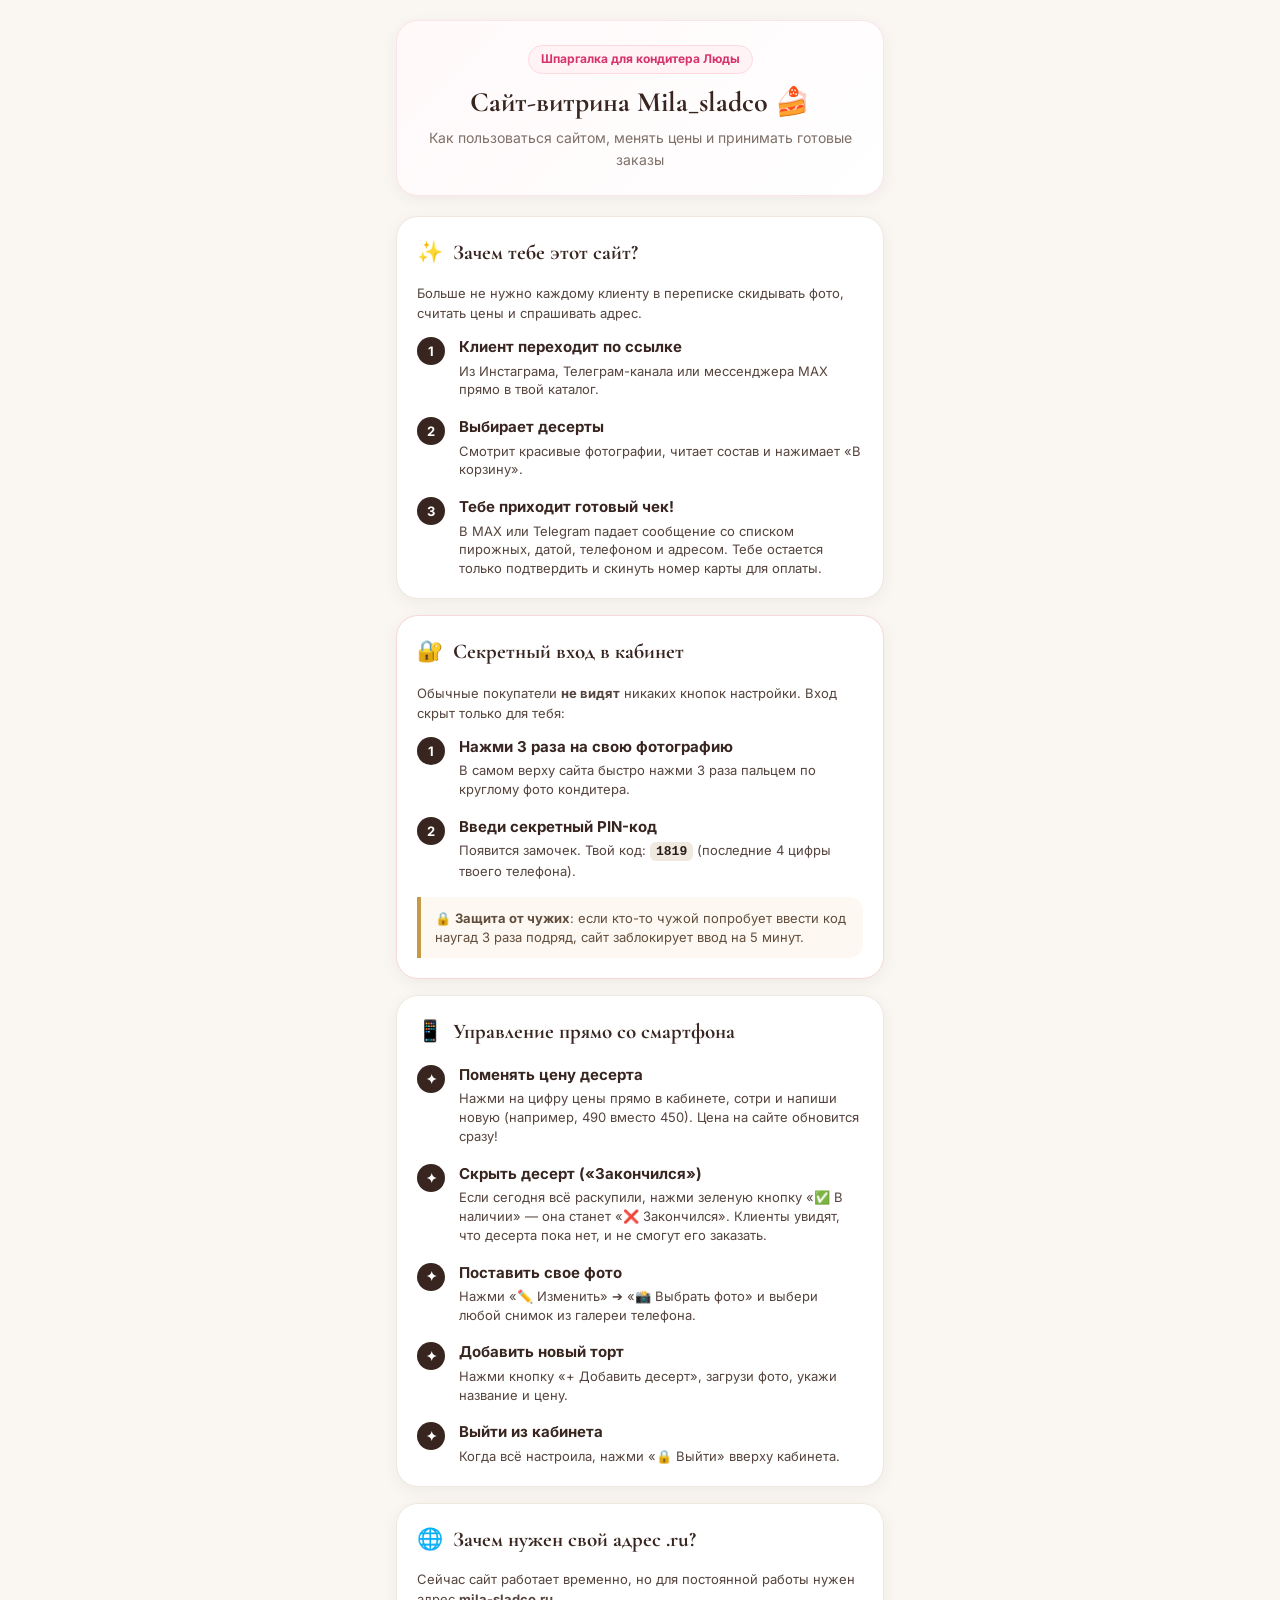
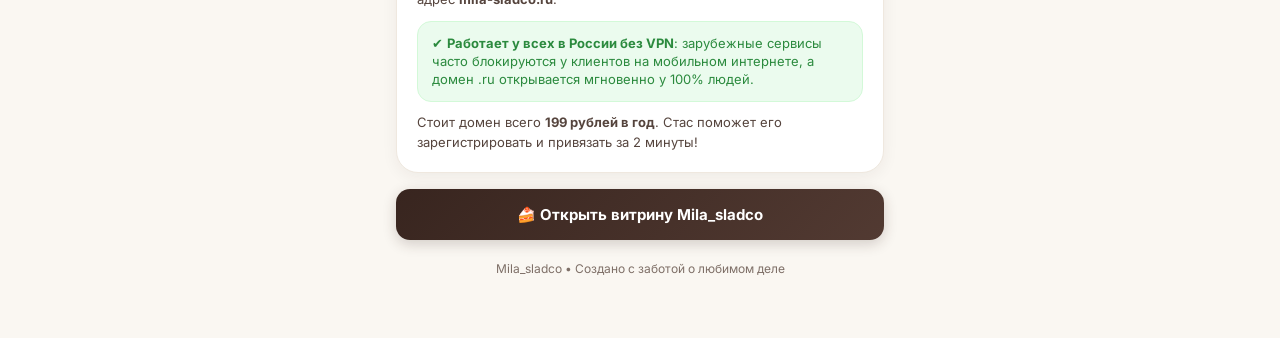
<file: guide.html>
<!DOCTYPE html>
<html lang="ru">
<head>
  <meta charset="UTF-8" />
  <meta name="viewport" content="width=device-width, initial-scale=1.0, maximum-scale=1.0, user-scalable=no" />
  <title>Памятка для Люды — Витрина кондитерской Mila_sladco</title>
  <link rel="preconnect" href="https://fonts.googleapis.com">
  <link rel="preconnect" href="https://fonts.gstatic.com" crossorigin>
  <link href="https://fonts.googleapis.com/css2?family=Cormorant+Garamond:wght@600;700&family=Inter:wght@400;500;600;700&display=swap" rel="stylesheet">
  <style>
    :root {
      --bg-page: #FAF7F2;
      --bg-card: #FFFFFF;
      --color-primary: #38251F;
      --color-gold: #C59A47;
      --color-rose: #E88B97;
      --color-rose-bg: #FFF3F5;
      --color-muted: #7E6F67;
      --border-color: #EFE8DF;
      --shadow-sm: 0 4px 16px rgba(56, 37, 31, 0.06);
      --shadow-md: 0 8px 24px rgba(56, 37, 31, 0.1);
      --radius-sm: 14px;
      --radius-md: 22px;
      --radius-full: 9999px;
    }

    * {
      box-sizing: border-box;
      margin: 0;
      padding: 0;
      -webkit-tap-highlight-color: transparent;
    }

    body {
      font-family: 'Inter', -apple-system, sans-serif;
      background-color: var(--bg-page);
      color: var(--color-primary);
      line-height: 1.55;
      padding: 20px 16px 60px;
      max-width: 520px;
      margin: 0 auto;
    }

    .header-card {
      background: linear-gradient(135deg, #FFF9FA 0%, #FFFFFF 100%);
      border: 1px solid #FCE4E8;
      border-radius: var(--radius-md);
      padding: 24px 20px;
      text-align: center;
      box-shadow: var(--shadow-sm);
      margin-bottom: 20px;
      position: relative;
      overflow: hidden;
    }

    .badge-top {
      display: inline-block;
      background: var(--color-rose-bg);
      color: #D6336C;
      font-size: 12px;
      font-weight: 700;
      padding: 4px 12px;
      border-radius: var(--radius-full);
      margin-bottom: 12px;
      border: 1px solid #FFD8E0;
    }

    .title {
      font-family: 'Cormorant Garamond', Georgia, serif;
      font-size: 28px;
      font-weight: 700;
      color: var(--color-primary);
      margin-bottom: 8px;
      line-height: 1.2;
    }

    .subtitle {
      font-size: 14px;
      color: var(--color-muted);
    }

    .section-card {
      background: var(--bg-card);
      border: 1px solid var(--border-color);
      border-radius: var(--radius-md);
      padding: 20px;
      margin-bottom: 16px;
      box-shadow: var(--shadow-sm);
    }

    .section-title {
      font-family: 'Cormorant Garamond', Georgia, serif;
      font-size: 21px;
      font-weight: 700;
      color: var(--color-primary);
      display: flex;
      align-items: center;
      gap: 10px;
      margin-bottom: 14px;
    }

    .step-item {
      display: flex;
      gap: 14px;
      margin-bottom: 16px;
    }
    .step-item:last-child {
      margin-bottom: 0;
    }

    .step-num {
      width: 28px;
      height: 28px;
      background: var(--color-primary);
      color: #FFFFFF;
      border-radius: 50%;
      font-size: 13px;
      font-weight: 700;
      display: flex;
      align-items: center;
      justify-content: center;
      flex-shrink: 0;
      margin-top: 2px;
    }

    .step-content h4 {
      font-size: 15px;
      font-weight: 700;
      margin-bottom: 3px;
    }

    .step-content p {
      font-size: 13px;
      color: #55443D;
      line-height: 1.45;
    }

    .tip-box {
      background: #FDF9F2;
      border-left: 4px solid var(--color-gold);
      border-radius: 0 var(--radius-sm) var(--radius-sm) 0;
      padding: 12px 14px;
      font-size: 13px;
      color: #614D3C;
      margin-top: 14px;
      line-height: 1.45;
    }

    .alert-box {
      background: #FFF5F5;
      border: 1px solid #FFE3E3;
      border-radius: var(--radius-sm);
      padding: 12px 14px;
      font-size: 13px;
      color: #C92A2A;
      margin-top: 12px;
      line-height: 1.4;
    }

    .btn-action {
      display: block;
      width: 100%;
      background: linear-gradient(135deg, #38251F 0%, #523A32 100%);
      color: #FFFFFF;
      text-decoration: none;
      text-align: center;
      padding: 14px;
      border-radius: var(--radius-sm);
      font-weight: 700;
      font-size: 15px;
      margin-top: 16px;
      box-shadow: 0 4px 14px rgba(56, 37, 31, 0.2);
    }

    .code-pill {
      background: #EFE9E0;
      padding: 2px 6px;
      border-radius: 6px;
      font-family: monospace;
      font-weight: 700;
      color: #2C1D18;
    }
  </style>
</head>
<body>

  <!-- Заголовок -->
  <header class="header-card">
    <div class="badge-top">Шпаргалка для кондитера Люды</div>
    <h1 class="title">Сайт-витрина Mila_sladco 🍰</h1>
    <p class="subtitle">Как пользоваться сайтом, менять цены и принимать готовые заказы</p>
  </header>

  <!-- Блок 1: Зачем нужен сайт -->
  <section class="section-card">
    <h2 class="section-title"><span>✨</span> Зачем тебе этот сайт?</h2>
    <p style="font-size: 13px; color: #55443D; margin-bottom: 12px;">
      Больше не нужно каждому клиенту в переписке скидывать фото, считать цены и спрашивать адрес.
    </p>
    <div class="step-item">
      <div class="step-num">1</div>
      <div class="step-content">
        <h4>Клиент переходит по ссылке</h4>
        <p>Из Инстаграма, Телеграм-канала или мессенджера MAX прямо в твой каталог.</p>
      </div>
    </div>
    <div class="step-item">
      <div class="step-num">2</div>
      <div class="step-content">
        <h4>Выбирает десерты</h4>
        <p>Смотрит красивые фотографии, читает состав и нажимает «В корзину».</p>
      </div>
    </div>
    <div class="step-item">
      <div class="step-num">3</div>
      <div class="step-content">
        <h4>Тебе приходит готовый чек!</h4>
        <p>В MAX или Telegram падает сообщение со списком пирожных, датой, телефоном и адресом. Тебе остается только подтвердить и скинуть номер карты для оплаты.</p>
      </div>
    </div>
  </section>

  <!-- Блок 2: Секретный вход -->
  <section class="section-card" style="border-color: #F8D7DA;">
    <h2 class="section-title"><span>🔐</span> Секретный вход в кабинет</h2>
    <p style="font-size: 13px; color: #55443D; margin-bottom: 12px;">
      Обычные покупатели <b>не видят</b> никаких кнопок настройки. Вход скрыт только для тебя:
    </p>

    <div class="step-item">
      <div class="step-num">1</div>
      <div class="step-content">
        <h4>Нажми 3 раза на свою фотографию</h4>
        <p>В самом верху сайта быстро нажми 3 раза пальцем по круглому фото кондитера.</p>
      </div>
    </div>

    <div class="step-item">
      <div class="step-num">2</div>
      <div class="step-content">
        <h4>Введи секретный PIN-код</h4>
        <p>Появится замочек. Твой код: <span class="code-pill">1819</span> (последние 4 цифры твоего телефона).</p>
      </div>
    </div>

    <div class="tip-box">
      🔒 <b>Защита от чужих</b>: если кто-то чужой попробует ввести код наугад 3 раза подряд, сайт заблокирует ввод на 5 минут.
    </div>
  </section>

  <!-- Блок 3: Как менять цены и фото -->
  <section class="section-card">
    <h2 class="section-title"><span>📱</span> Управление прямо со смартфона</h2>

    <div class="step-item">
      <div class="step-num">✦</div>
      <div class="step-content">
        <h4>Поменять цену десерта</h4>
        <p>Нажми на цифру цены прямо в кабинете, сотри и напиши новую (например, 490 вместо 450). Цена на сайте обновится сразу!</p>
      </div>
    </div>

    <div class="step-item">
      <div class="step-num">✦</div>
      <div class="step-content">
        <h4>Скрыть десерт («Закончился»)</h4>
        <p>Если сегодня всё раскупили, нажми зеленую кнопку «✅ В наличии» — она станет «❌ Закончился». Клиенты увидят, что десерта пока нет, и не смогут его заказать.</p>
      </div>
    </div>

    <div class="step-item">
      <div class="step-num">✦</div>
      <div class="step-content">
        <h4>Поставить свое фото</h4>
        <p>Нажми «✏️ Изменить» ➔ «📸 Выбрать фото» и выбери любой снимок из галереи телефона.</p>
      </div>
    </div>

    <div class="step-item">
      <div class="step-num">✦</div>
      <div class="step-content">
        <h4>Добавить новый торт</h4>
        <p>Нажми кнопку «+ Добавить десерт», загрузи фото, укажи название и цену.</p>
      </div>
    </div>

    <div class="step-item">
      <div class="step-num">✦</div>
      <div class="step-content">
        <h4>Выйти из кабинета</h4>
        <p>Когда всё настроила, нажми «🔒 Выйти» вверху кабинета.</p>
      </div>
    </div>
  </section>

  <!-- Блок 4: Про свой домен -->
  <section class="section-card">
    <h2 class="section-title"><span>🌐</span> Зачем нужен свой адрес .ru?</h2>
    <p style="font-size: 13px; color: #55443D; line-height: 1.5; margin-bottom: 10px;">
      Сейчас сайт работает временно, но для постоянной работы нужен адрес <b>mila-sladco.ru</b>.
    </p>

    <div class="alert-box" style="color: #2B8A3E; background: #EBFBEE; border-color: #D3F9D8;">
      ✔ <b>Работает у всех в России без VPN</b>: зарубежные сервисы часто блокируются у клиентов на мобильном интернете, а домен .ru открывается мгновенно у 100% людей.
    </div>

    <p style="font-size: 13px; color: #55443D; margin-top: 10px;">
      Стоит домен всего <b>199 рублей в год</b>. Стас поможет его зарегистрировать и привязать за 2 минуты!
    </p>
  </section>

  <!-- Кнопка перехода на сайт -->
  <a href="index.html" class="btn-action">🍰 Открыть витрину Mila_sladco</a>

  <p style="text-align: center; font-size: 12px; color: var(--color-muted); margin-top: 20px;">
    Mila_sladco • Создано с заботой о любимом деле
  </p>

</body>
</html>
</file>
